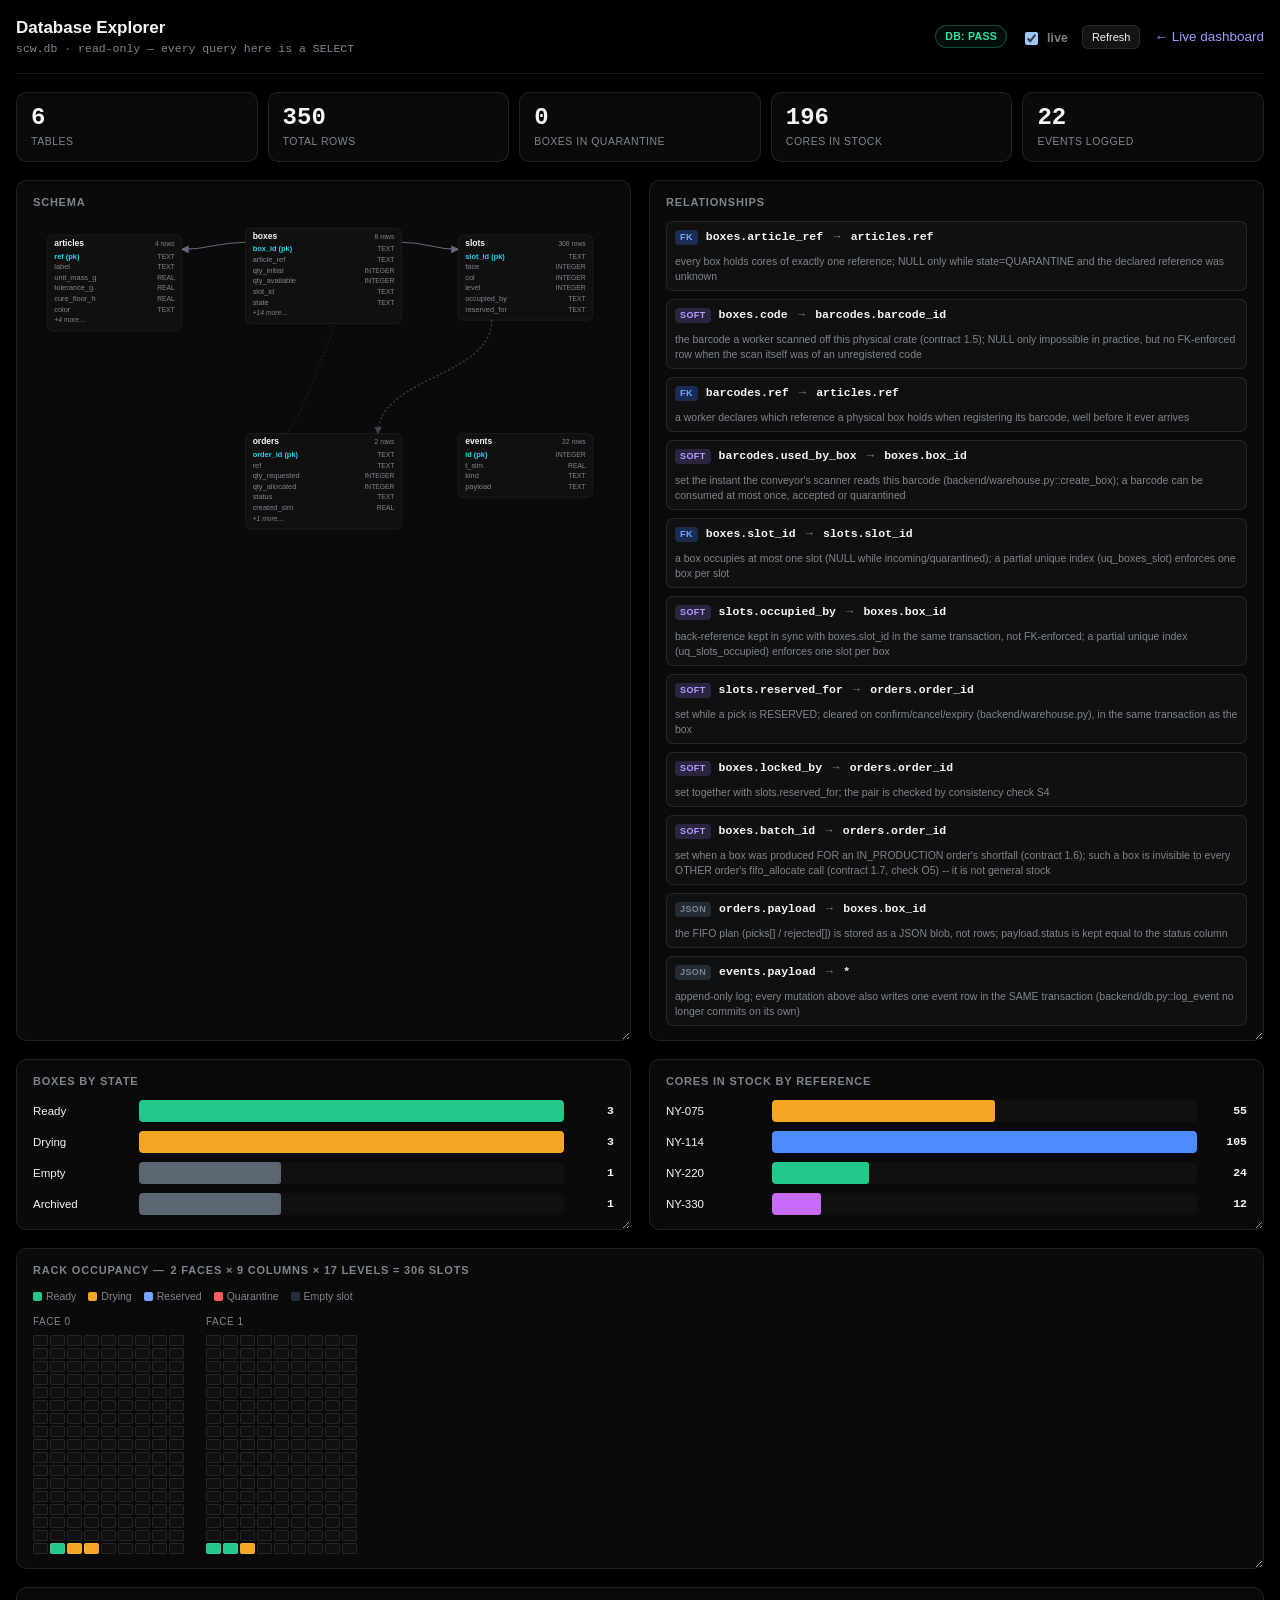
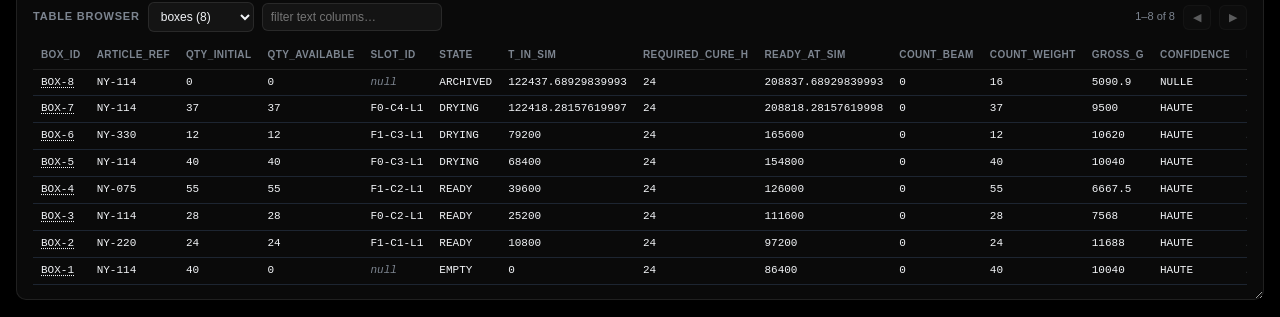
<file: db.html>
<!doctype html>
<html lang="en">
<head>
<script>window.SCW_REPLAY = "replay.json";</script>
<meta charset="utf-8">
<meta name="viewport" content="width=device-width,initial-scale=1">
<title>Smart Core Warehouse — Database Explorer</title>
<link rel="stylesheet" href="./style.css">
<link rel="stylesheet" href="./db.css">
</head>
<body>
<div id="dbapp">

  <div id="dbtop">
    <div>
      <h1>Database Explorer</h1>
      <div class="sub">scw.db · read-only — every query here is a SELECT</div>
    </div>
    <div class="spacer"></div>
    <span class="pill" id="consistency-badge" title="backend/consistency.py — PASS/WARN/FAIL over 22 checks">…</span>
    <label class="livewrap"><input type="checkbox" id="live" checked> live</label>
    <button class="ghost" id="btn-refresh">Refresh</button>
    <a class="ghost linkbtn" href="./">← Live dashboard</a>
  </div>

  <div id="dbbody">

    <section class="kpis" id="kpis"></section>

    <section class="card" id="consistency-card" hidden>
      <h2>Consistency check — <span id="consistency-sub" class="muted"></span></h2>
      <div id="consistency-list"></div>
    </section>

    <section class="card" id="boxtrace-card" hidden>
      <div class="tblhead">
        <h2 style="margin:0">Box trace — <span id="boxtrace-title" class="muted"></span></h2>
        <span class="spacer"></span>
        <button class="ghost" id="boxtrace-close">Close</button>
      </div>
      <div id="boxtrace-body"></div>
    </section>

    <div class="cols2">
      <section class="card">
        <h2>Schema</h2>
        <div id="erd"></div>
      </section>
      <section class="card">
        <h2>Relationships</h2>
        <div id="rels"></div>
      </section>
    </div>

    <div class="cols2">
      <section class="card">
        <h2>Boxes by state</h2>
        <div id="chartState" class="chart"></div>
      </section>
      <section class="card">
        <h2>Cores in stock by reference</h2>
        <div id="chartRef" class="chart"></div>
      </section>
    </div>

    <section class="card">
      <h2>Rack occupancy — <span id="gridSub" class="muted"></span></h2>
      <div id="gridLegend" class="legend"></div>
      <div id="rackgrid"></div>
    </section>

    <section class="card">
      <div class="tblhead">
        <h2 style="margin:0">Table browser</h2>
        <select id="tbl"></select>
        <input type="text" id="q" placeholder="filter text columns…">
        <span class="spacer"></span>
        <span class="muted" id="tblcount"></span>
        <button class="ghost" id="prev">◀</button>
        <button class="ghost" id="next">▶</button>
      </div>
      <div id="tblwrap"><table id="datatable"><thead></thead><tbody></tbody></table></div>
    </section>

  </div>

  <div id="tooltip" hidden></div>
</div>
<script src="./db.js"></script>
</body>
</html>
</file>
<file: style.css>
/* style.css — Smart Core Warehouse HMI. Premium industrial AMOLED design
   system. Shared by index.html (live dashboard) and db.html (DB Explorer);
   db.css loads AFTER this file and wins where the two overlap, so anything
   scoped here to dashboard-only ids (#rack, #inv, #log, .seg…) is safe. */

:root{
  /* --- AMOLED surfaces: genuinely dark, only slightly brighter as they rise --- */
  --bg:#000000; --panel:#0a0a0a; --panel2:#101010; --panel3:#141414;
  --raised:#181818;
  /* --line = a border you can still see; --line-soft = one you can barely */
  --line:rgba(255,255,255,.09); --line-soft:rgba(255,255,255,.055);
  --hover:#1a1a1a; --sel:rgba(34,211,238,.16);
  --txt:#f2f4f7; --dim:#7d8590; --head:#9aa4b2; --faint:#4a5058;
  /* --- state semantics: cyan/interactive, green/ready, amber/curing, red/fault, blue/reserved --- */
  --accent:#22d3ee; --accent-dim:#0d5865;
  --ok:#2ee6a6; --ok-dim:#0f3d2c;
  --warn:#ffb545; --warn-dim:#4a3410;
  --bad:#ff5d6c; --bad-dim:#4a1620;
  --res:#7aa2ff; --idle:#3a4048;
  --r:7px; --r-lg:10px;
  /* Cascadia Code / Consolas ship with Windows (incl. the venue laptop) --
     no CDN font fetch, matching the vendored-three.js "no venue wifi
     dependency" rule elsewhere in this project. */
  --mono:"Cascadia Code","Cascadia Mono",ui-monospace,"SF Mono",Consolas,Menlo,monospace;
  --sans:"Inter",-apple-system,"Segoe UI",Roboto,sans-serif;
  --ease:cubic-bezier(.2,.7,.3,1);
  color-scheme:dark;
}
*{box-sizing:border-box}
[hidden]{display:none!important}
html,body{height:100%}
body{margin:0;background:var(--bg);color:var(--txt);
  font:13.5px/1.45 var(--sans);overflow:hidden;
  -webkit-font-smoothing:antialiased}
::selection{background:var(--sel);color:#fff}
::-webkit-scrollbar{width:9px;height:9px}
::-webkit-scrollbar-track{background:transparent}
::-webkit-scrollbar-thumb{background:#232323;border-radius:5px}
::-webkit-scrollbar-thumb:hover{background:#2e2e2e}

/* tabular figures everywhere a number needs to line up */
.num,.mono,td,.v,.clock,.kpi .v{font-variant-numeric:tabular-nums}

/* ============================================================
   LAYOUT — top bar, KPI ribbon, 3-col main, bottom band
   ============================================================ */
#app{display:grid;height:100vh;
  grid-template-columns:296px 6px 1fr 6px 380px;
  grid-template-rows:52px 76px minmax(0,1fr) 6px clamp(210px,28vh,300px);
  grid-template-areas:"top   top   top   top   top"
                      "kpi   kpi   kpi   kpi   kpi"
                      "left  gutL  mid   gutR  right"
                      "gutH  gutH  gutH  gutH  gutH"
                      "inv   inv   inv   gutR2 log";
  gap:1px;background:var(--line-soft)}
#top{grid-area:top;background:var(--panel);display:flex;align-items:center;
  gap:14px;padding:0 16px;min-width:0;
  /* safety net: if every breakpoint below still doesn't leave room for
     every control (an unusually narrow window, extra zoom, a fullscreen
     browser toast eating a row), the bar scrolls instead of silently
     clipping lang/menu off the edge -- scrollbar hidden, wheel/trackpad
     still reach it */
  overflow-x:auto;overflow-y:hidden;scrollbar-width:none}
#top::-webkit-scrollbar{display:none}
#kpi-ribbon{grid-area:kpi;background:var(--panel);display:flex;gap:1px;
  padding:0;min-width:0;background:var(--line-soft)}
#left{grid-area:left;background:var(--panel);overflow-y:auto;padding:12px;min-height:0;
  display:flex;flex-direction:column;gap:12px}
#mid{grid-area:mid;background:#000;position:relative;overflow:hidden;
  display:flex;flex-direction:column}
#right{grid-area:right;background:var(--panel);overflow-y:auto;padding:12px;min-height:0;
  display:flex;flex-direction:column;gap:12px}
#inv{grid-area:inv;background:var(--panel);padding:10px 14px;
  display:flex;flex-direction:column;min-height:0}
#log{grid-area:log;background:var(--panel);padding:10px 14px;
  display:flex;flex-direction:column;min-height:0}
canvas{display:block;width:100%;height:100%}

/* ============================================================
   RESIZE HANDLES — drag left/mid/right/inv/log against each other.
   Native CSS resize (below) covers the widgets *within* each section;
   these gutters cover the sections themselves.
   ============================================================ */
#gutL{grid-area:gutL} #gutR{grid-area:gutR}
#gutH{grid-area:gutH} #gutR2{grid-area:gutR2}
.gut{background:var(--line-soft);position:relative;z-index:5}
.gut-v{cursor:col-resize}
.gut-h{cursor:row-resize}
.gut::after{content:"";position:absolute;background:transparent;transition:background .12s var(--ease)}
.gut-v::after{top:0;bottom:0;left:-3px;right:-3px}
.gut-h::after{left:0;right:0;top:-3px;bottom:-3px}
.gut:hover::after,.gut.dragging::after{background:var(--accent-dim)}
body.gut-dragging-v{cursor:col-resize!important;user-select:none}
body.gut-dragging-h{cursor:row-resize!important;user-select:none}

/* ============================================================
   PER-WIDGET RESIZE — every card in the left column, and every
   labelled block in the right column, gets its own drag corner.
   ============================================================ */
/* flex-shrink:0 matters here: overflow:auto resets a flex item's automatic
   min-height to 0 (spec), so without it #left/#right's column flex would
   silently squash every card/rsec down toward min-height instead of
   sizing to content -- resize should only ever shrink a box because the
   user dragged it smaller, never on its own. */
.card{resize:vertical;overflow:auto;min-height:60px;flex-shrink:0}
.rsec{resize:vertical;overflow:auto;min-height:44px;max-height:70vh;flex-shrink:0}

/* ============================================================
   TOP APPLICATION BAR
   ============================================================ */
#top .brand{min-width:0;flex:0 0 auto;display:flex;align-items:baseline;gap:8px}
#top h1{font-size:14.5px;margin:0;font-weight:800;letter-spacing:.4px;white-space:nowrap}
#top .sub{color:var(--faint);font-size:9.5px;white-space:nowrap;font-weight:700;
  letter-spacing:1px;text-transform:uppercase}
#top .divider{width:1px;align-self:stretch;margin:12px 0;background:var(--line)}
.statuscluster{display:flex;align-items:center;gap:10px;flex:0 0 auto}
.topgroup{display:flex;align-items:center;gap:10px;flex:0 0 auto}
.sysstatus{display:flex;align-items:center;gap:6px;font-size:11px;font-weight:700;
  letter-spacing:.4px;white-space:nowrap;color:var(--ok)}
.sysstatus .dot{width:6px;height:6px;border-radius:50%;background:currentColor;
  box-shadow:0 0 6px currentColor}
.sysstatus.warn{color:var(--warn)} .sysstatus.bad{color:var(--bad)}
.contractchip{font-family:var(--mono);font-size:10px;color:var(--dim);
  border:1px solid var(--line);border-radius:99px;padding:2px 8px;white-space:nowrap}
.clock{font-family:var(--mono);font-size:21px;font-weight:700;color:var(--txt);
  flex:0 0 auto;white-space:nowrap;letter-spacing:.3px}
.clock small{color:var(--faint);font-size:11px;font-weight:600;margin-left:5px}
.spacer{flex:1}
.nowrap{white-space:nowrap}
.pill{padding:3px 9px;border-radius:99px;font-size:10.5px;font-weight:700;
  border:1px solid var(--line);background:var(--panel2);white-space:nowrap;flex:0 0 auto;
  letter-spacing:.3px}
.pill.on{color:var(--ok);border-color:rgba(46,230,166,.28);background:rgba(46,230,166,.06)}
.pill.off{color:var(--bad);border-color:rgba(255,93,108,.28);background:rgba(255,93,108,.06)}
.pill.mode{color:var(--warn);border-color:rgba(255,181,69,.28);background:rgba(255,181,69,.06)}
.pill.mode.fallback{color:var(--bad);border-color:rgba(255,93,108,.28);background:rgba(255,93,108,.06)}
.pill.dbh{cursor:pointer;text-decoration:none;display:inline-flex;align-items:center;gap:5px}

.seg{display:flex;flex:0 0 auto;border:1px solid var(--line);
  border-radius:var(--r);overflow:hidden}
.seg button{border:0;border-radius:0;background:var(--panel2);color:var(--dim);
  padding:6px 10px;font-size:10.5px;white-space:nowrap;font-family:var(--mono);font-weight:600}
.seg button+button{border-left:1px solid var(--line)}
.seg button:hover{background:var(--hover);color:var(--txt)}
.seg button.on{background:var(--accent);color:#fff;font-weight:700}

.iconbtn{width:30px;height:30px;padding:0;display:inline-flex;align-items:center;
  justify-content:center;border-radius:var(--r);flex:0 0 auto}
.langtoggle{font-family:var(--mono);font-weight:800;font-size:11px}

.menu{position:relative;flex:0 0 auto}
/* position:fixed (top/right set in JS from btn-more's rect) rather than
   absolute-inside-#top: #top can scroll horizontally on a narrow window
   (see #top's overflow-x safety net below), and an absolutely-positioned
   popup would get clipped by that -- fixed escapes it since it isn't
   inside #top's containing block for clipping purposes. */
.menu-pop{position:fixed;z-index:40;
  background:var(--panel3);border:1px solid var(--line);border-radius:var(--r-lg);
  padding:6px;display:flex;flex-direction:column;gap:2px;min-width:172px;
  box-shadow:0 20px 46px #000d}
.menu-pop>*{text-align:left;white-space:nowrap;text-decoration:none;color:var(--txt);
  background:transparent;border:0;padding:8px 10px;border-radius:6px;font-size:12px}
.menu-pop>*:hover{background:var(--hover)}

/* ============================================================
   KPI RIBBON
   ============================================================ */
.kpi-tile{background:var(--panel);flex:1;padding:10px 16px;display:flex;
  flex-direction:column;justify-content:center;gap:2px;min-width:0;cursor:default;
  transition:background .15s var(--ease)}
.kpi-tile:hover{background:var(--panel2)}
.kpi-tile .v{font-size:28px;font-weight:800;font-family:var(--mono);line-height:1;
  color:var(--txt);transition:color .2s var(--ease)}
.kpi-tile .v small{font-size:14px;color:var(--faint);font-weight:600}
.kpi-tile .k{font-size:9.5px;color:var(--dim);text-transform:uppercase;
  letter-spacing:1px;font-weight:700;margin-top:3px}
.kpi-tile .bar{height:3px;background:#1c1c1c;border-radius:2px;overflow:hidden;margin-top:6px}
.kpi-tile .bar>i{display:block;height:100%;background:var(--accent);transition:width .3s var(--ease)}
.kpi-tile.acc .v{color:var(--accent)} .kpi-tile.ok .v{color:var(--ok)}
.kpi-tile.warn .v{color:var(--warn)} .kpi-tile.bad .v{color:var(--bad)}
.kpi-tile.bad.zero .v{color:var(--dim)}

/* ============================================================
   GENERIC CARD / MODULE CHROME
   ============================================================ */
.card{background:var(--panel2);border:1px solid var(--line);border-radius:var(--r-lg);
  padding:11px 12px}
.card+.card{margin-top:0}
h2{font-size:10px;text-transform:uppercase;letter-spacing:1.1px;color:var(--head);
  margin:0 0 9px;font-weight:800;display:flex;align-items:center;gap:6px}
h2 .cnt{margin-left:auto;font-family:var(--mono);color:var(--faint);font-weight:700;
  letter-spacing:0;font-size:10.5px;text-transform:none}
#left h2:first-child{margin-top:0}
label{display:block;font-size:10.5px;color:var(--dim);margin:7px 0 3px;font-weight:600;
  letter-spacing:.2px}
select,input[type=number],input[type=text]{width:100%;background:var(--panel3);
  color:var(--txt);border:1px solid var(--line);border-radius:6px;padding:6px 8px;
  font-size:12px;font-family:inherit}
select:focus,input:focus{outline:none;border-color:var(--accent-dim)}
input[type=range]{width:100%;accent-color:var(--accent);margin:2px 0 0;display:block}
button{background:var(--panel3);color:var(--txt);border:1px solid var(--line);
  border-radius:6px;padding:8px 10px;font-size:12px;cursor:pointer;
  font-family:inherit;transition:.12s var(--ease)}
button:hover{border-color:var(--accent-dim);background:var(--hover)}
button.primary{background:var(--accent);border-color:var(--accent);color:#fff;
  font-weight:700;width:100%;margin-top:8px;padding:9px}
button.primary:hover{background:#3d7af0}
button.ghost{padding:5px 9px;font-size:11px}
button:disabled{opacity:.35;cursor:not-allowed}
button:disabled:hover{border-color:var(--line);background:var(--panel3)}
button.textlink{background:none;border:0;width:100%;padding:5px 0;
  color:var(--dim);font-size:10.5px;text-decoration:underline dotted}
button.textlink:hover{background:none;color:var(--accent)}
.row{display:flex;gap:6px;flex-wrap:wrap}
.row>*{flex:1;min-width:0}
.row>.f2{flex:2}
.row label{margin-top:0}
.row.tight{margin-top:6px}
.hk{opacity:.55;font-weight:500;font-family:var(--mono);font-size:.9em}
.muted{color:var(--dim);font-size:11px}
#dem-avail{margin:6px 0 2px;font-family:var(--mono);transition:color .15s var(--ease)}
#dem-avail.over{color:var(--bad);font-weight:700}
.secthead{display:flex;align-items:center;gap:10px;margin-bottom:6px;flex:0 0 auto}
.secthead h2{margin:0}
.secthead select{width:auto;min-width:140px;padding:4px 7px;font-size:11px}
.secthead input[type=text]{width:150px;padding:4px 7px;font-size:11px}

/* ============================================================
   LIVE OPERATION — current stage indicator
   ============================================================ */
.stagebox{display:flex;align-items:center;gap:12px}
.stageicon{width:38px;height:38px;border-radius:9px;display:flex;align-items:center;
  justify-content:center;font-size:16px;flex:0 0 auto;background:var(--panel3);
  border:1px solid var(--line);transition:.25s var(--ease)}
.stagelabel{font-size:16px;font-weight:800;letter-spacing:.3px;line-height:1.15}
.stagesub{font-size:10.5px;color:var(--dim);margin-top:2px}
.stage-idle .stageicon{color:var(--dim)}
.stage-active .stageicon{color:var(--accent);border-color:var(--accent-dim);
  background:rgba(34,211,238,.08)}
.stage-curing .stageicon{color:var(--warn);border-color:rgba(255,181,69,.28);
  background:rgba(255,181,69,.08)}
.stage-ready .stageicon{color:var(--ok);border-color:rgba(46,230,166,.28);
  background:rgba(46,230,166,.08)}
.stage-fault .stageicon{color:var(--bad);border-color:rgba(255,93,108,.28);
  background:rgba(255,93,108,.08);animation:pulse-bad 1.1s ease-in-out infinite}
@keyframes pulse-bad{0%,100%{box-shadow:0 0 0 rgba(255,93,108,.4)}50%{box-shadow:0 0 12px rgba(255,93,108,.35)}}
@keyframes pulse-cta{0%,100%{box-shadow:0 0 0 rgba(34,211,238,.35)}50%{box-shadow:0 0 10px rgba(34,211,238,.45)}}

/* ============================================================
   LIVE ESP32 INSTRUMENT PANEL
   ============================================================ */
.esp32{padding-bottom:2px}
.esp32-head{display:flex;justify-content:space-between;align-items:center;margin-bottom:8px}
.esp32-state{font-size:15px;font-weight:800;letter-spacing:.5px;font-family:var(--mono)}
.esp32-state.st-IDLE{color:var(--dim)}
.esp32-state.st-COUNTING{color:var(--accent)}
.esp32-state.st-STABILIZING{color:var(--warn)}
.esp32-state.st-DONE{color:var(--ok)}
.esp32-state.st-FAULT{color:var(--bad)}
.esp32-grid{display:grid;grid-template-columns:1fr 1fr;gap:8px;margin-top:8px}
.esp32-metric{background:var(--panel3);border:1px solid var(--line-soft);border-radius:var(--r);
  padding:8px 10px}
.esp32-metric .v{font-family:var(--mono);font-size:20px;font-weight:800;color:var(--txt);
  line-height:1}
.esp32-metric .v.stable{color:var(--ok)}
.esp32-metric .k{font-size:9px;color:var(--dim);text-transform:uppercase;
  letter-spacing:.7px;font-weight:700;margin-top:3px}
.esp32-foot{display:flex;justify-content:space-between;margin-top:8px;font-size:10.5px;
  color:var(--faint);font-family:var(--mono)}

.cureline{display:flex;justify-content:center;align-items:center;margin-top:8px;
  background:var(--panel3);border:1px solid var(--line-soft);border-radius:var(--r);
  padding:7px 9px;font-size:10.5px;color:var(--dim)}
.cureline b{color:var(--warn);font-family:var(--mono);font-size:12px}
.notice{font-size:9.5px;color:var(--faint);margin-top:6px;line-height:1.4}

/* ============================================================
   CRANE MODULE
   ============================================================ */
.crane-line{display:flex;align-items:center;gap:8px;font-family:var(--mono);font-size:12.5px}
.crane-cmd{font-weight:800;letter-spacing:.4px;padding:2px 8px;border-radius:5px;
  background:var(--panel3);border:1px solid var(--line)}
.crane-cmd.store{color:var(--warn)} .crane-cmd.pick{color:var(--accent)}
.crane-cmd.idle{color:var(--dim)}
.crane-arrow{color:var(--faint)}
.crane-empty{color:var(--dim);font-size:11px}

/* ============================================================
   CURING preview list (left column)
   ============================================================ */
.curelist{display:flex;flex-direction:column;gap:6px}
.cure-row{display:flex;align-items:center;gap:8px;font-size:11px}
.cure-row .id{font-family:var(--mono);color:var(--txt);width:58px;flex:0 0 auto;
  overflow:hidden;text-overflow:ellipsis;white-space:nowrap;font-weight:700}
.cure-row .bar{flex:1}
.cure-row .pct{width:34px;flex:0 0 auto;text-align:right;font-family:var(--mono);
  color:var(--warn);font-weight:700}

/* ============================================================
   QUARANTINE module
   ============================================================ */
.quar-row{padding:7px 8px;border-radius:var(--r);background:rgba(255,93,108,.06);
  border:1px solid rgba(255,93,108,.22);margin-top:6px;font-size:11px}
.quar-row .hd{display:flex;justify-content:space-between;font-weight:800;
  color:#ffb3ba;font-family:var(--mono)}
.quar-row .why{color:#d9a3a8;margin-top:3px;font-size:10.5px}
.quar-row .evid{display:flex;gap:10px;margin-top:4px;font-family:var(--mono);
  font-size:10.5px;color:var(--dim)}
.quar-row .evid b{color:var(--bad)}

/* ============================================================
   CENTER: rack / twin viewport
   ============================================================ */
.viewport-tabs{position:absolute;left:12px;top:12px;z-index:8;display:flex;
  border:1px solid var(--line);border-radius:var(--r);overflow:hidden;
  background:#000000cc;backdrop-filter:blur(8px)}
.viewport-tabs button{border:0;border-radius:0;background:transparent;color:var(--dim);
  padding:6px 12px;font-size:10.5px;font-weight:700;letter-spacing:.5px}
.viewport-tabs button+button{border-left:1px solid var(--line)}
.viewport-tabs button.on{background:var(--accent);color:#fff}

#rackwrap,#twinwrap{position:relative;flex:1;min-height:0;overflow:hidden;
  display:flex;flex-direction:column}
#rackview{flex:1;min-height:0;overflow:auto;display:flex;align-items:center;
  justify-content:center;padding:58px 24px 24px;position:relative;
  background:
    repeating-linear-gradient(0deg,transparent 0 39px,rgba(255,255,255,.02) 39px 40px),
    radial-gradient(ellipse 70% 55% at 50% 40%,rgba(34,211,238,.05),transparent 70%)}
#rackview .faces{display:flex;gap:22px;align-items:flex-end}
.rackface{display:flex;flex-direction:column;gap:8px}
.rackface .facelabel{text-align:center;color:var(--dim);font-size:10px;
  text-transform:uppercase;letter-spacing:1.6px;font-weight:800}
.rackface .facelabel::before{content:"◧ "}

.rackgrid{display:grid;grid-template-columns:24px repeat(var(--cols),20px);
  gap:3px;align-items:center}
.rackcorner{width:24px;height:16px}
.rackcolhead{font-family:var(--mono);font-size:8.5px;font-weight:700;color:var(--faint);
  height:16px;display:flex;align-items:flex-end;justify-content:center}
.racklevelhead{font-family:var(--mono);font-size:8px;color:var(--faint);
  text-align:right;padding-right:4px;white-space:nowrap}
.racklevelhead.major{color:var(--head);font-weight:700}

.rackaisle{display:flex;flex-direction:column;align-items:center;justify-content:center;
  align-self:stretch;color:var(--faint);opacity:.55;padding:20px 0}
.rackaisle .line{flex:1;width:1px;min-height:40px;
  background:repeating-linear-gradient(180deg,var(--line) 0 4px,transparent 4px 10px)}
.rackaisle .txt{writing-mode:vertical-rl;font-size:8.5px;letter-spacing:2.5px;
  text-transform:uppercase;font-weight:800;margin:8px 0}

.rackslot{width:20px;height:14px;border-radius:3px;
  background:linear-gradient(180deg,#171717,#0f0f0f);
  border:1px solid var(--line-soft);cursor:pointer;
  box-shadow:inset 0 1px 0 rgba(255,255,255,.03);
  transition:transform .1s var(--ease),box-shadow .15s var(--ease),border-color .15s var(--ease);
  flex:0 0 auto}
.rackslot:hover{transform:scale(1.5);z-index:2;position:relative;
  border-color:var(--accent);box-shadow:0 0 0 1px var(--accent),0 4px 10px #000a}
.rackslot.sel{outline:2px solid #fff;outline-offset:1px;z-index:3;position:relative}
.rackslot.st-DRYING{background:linear-gradient(180deg,#3a2a0e,var(--warn-dim));
  border-color:rgba(255,181,69,.4)}
.rackslot.st-READY{background:linear-gradient(180deg,#0f3226,var(--ok-dim));
  border-color:rgba(46,230,166,.4)}
.rackslot.st-RESERVED{background:linear-gradient(180deg,#182c58,#12244a);
  border-color:rgba(122,162,255,.45)}
.rackslot.arrived{animation:arrive-flash .9s var(--ease)}
@keyframes arrive-flash{0%{box-shadow:0 0 0 6px rgba(34,211,238,.5)}100%{box-shadow:0 0 0 0 rgba(34,211,238,0)}}
.rackslot.just-ready{animation:ready-flash 1.4s var(--ease)}
@keyframes ready-flash{0%{box-shadow:0 0 0 5px rgba(46,230,166,.55)}100%{box-shadow:0 0 0 0 rgba(46,230,166,0)}}

#rack-legend{position:absolute;left:14px;bottom:14px;z-index:6;display:flex;
  flex-wrap:wrap;gap:8px 16px;align-items:center;background:#000000d8;
  border:1px solid var(--line);border-radius:var(--r-lg);padding:8px 14px;
  backdrop-filter:blur(10px);font-size:10.5px;color:var(--dim);font-weight:600}
#rack-legend i{display:inline-block;width:9px;height:9px;border-radius:2.5px;
  margin-right:6px;vertical-align:middle}

/* slot inspector — slide-in drawer over the right edge of the viewport */
#slot-inspector{position:absolute;right:0;top:0;bottom:0;width:296px;z-index:9;
  background:#050505f5;border-left:1px solid var(--line);backdrop-filter:blur(10px);
  padding:14px;overflow-y:auto;transform:translateX(100%);transition:transform .22s var(--ease)}
#slot-inspector.open{transform:translateX(0)}
#slot-inspector .close{position:absolute;right:10px;top:10px}
.insp-title{font-family:var(--mono);font-size:19px;font-weight:800;margin:2px 0 2px}
.insp-slot{font-family:var(--mono);color:var(--dim);font-size:11px;margin-bottom:12px}
.insp-field{display:flex;justify-content:space-between;padding:6px 0;
  border-bottom:1px solid var(--line-soft);font-size:11.5px;gap:8px}
.insp-field .k{color:var(--dim);flex:0 0 auto}
.insp-field .v{font-family:var(--mono);color:var(--txt);font-weight:600;text-align:right}
.insp-empty{color:var(--dim);font-size:12px;margin-top:20px;text-align:center}

/* the 3D twin overlays (unchanged behaviour, restyled chrome) */
#banner{position:absolute;left:12px;top:52px;right:12px;padding:9px 12px;
  border-radius:var(--r);font-size:12.5px;font-weight:700;display:none;z-index:7;
  backdrop-filter:blur(8px)}
#banner.ok{background:rgba(15,61,44,.85);border:1px solid rgba(46,230,166,.35);color:#a9f5d8;display:block}
#banner.quarantine{background:rgba(74,22,32,.88);border:1px solid rgba(255,93,108,.4);color:#ffc2c8;display:block}
#hud{position:absolute;right:12px;bottom:12px;background:#000000cc;
  border:1px solid var(--line);border-radius:var(--r);padding:8px 10px;
  font-family:var(--mono);font-size:10.5px;color:var(--dim);z-index:5;
  backdrop-filter:blur(8px);line-height:1.6;max-width:46%}
#hud b{color:var(--txt)}
#cams{position:absolute;left:12px;bottom:12px;display:flex;gap:6px;z-index:5;
  flex-wrap:wrap;max-width:52%}

/* ============================================================
   PRODUCTION DEMAND / FIFO ALLOCATION / REJECTED EVIDENCE
   ============================================================ */
.order{background:var(--panel3);border:1px solid var(--line);border-radius:var(--r-lg);
  padding:11px}
.order .hd{display:flex;justify-content:space-between;font-weight:800;font-size:12.5px;
  font-family:var(--mono)}
.order .sub{display:flex;justify-content:space-between;margin-top:4px}
.pick{display:flex;justify-content:space-between;padding:6px 8px;border-radius:var(--r);
  background:rgba(46,230,166,.07);border-left:3px solid var(--ok);margin-top:5px;
  font-family:var(--mono);font-size:11.5px}
.pick .rank{color:var(--faint);margin-right:6px}

.rejtitle{display:flex;align-items:center;gap:6px;margin-top:12px;margin-bottom:4px;
  font-size:10px;text-transform:uppercase;letter-spacing:.8px;font-weight:800;color:#ff9aa4}
.rej{display:flex;justify-content:space-between;gap:8px;padding:7px 8px;
  border-radius:var(--r);background:rgba(255,93,108,.06);border-left:3px solid var(--bad);
  margin-top:4px;font-size:11px;color:#cfa9ac}
.rej b{color:#ff9aa4;font-weight:700}
.rej .bid{font-family:var(--mono);color:var(--txt);flex:0 0 auto}

/* ============================================================
   RESERVATION PANEL / lock countdown
   ============================================================ */
.resv-row{display:flex;flex-direction:column;gap:7px;
  padding:8px 9px;border-radius:var(--r);background:var(--panel3);
  border:1px solid var(--line);margin-top:6px;font-size:11.5px}
.resv-top{display:flex;justify-content:space-between;align-items:center;gap:8px}
.resv-row .ref{font-family:var(--mono);font-weight:700}
.countdown{font-family:var(--mono);font-weight:800;font-size:12px;padding:2px 8px;
  border-radius:99px;white-space:nowrap}
.countdown.normal{color:var(--ok);background:rgba(46,230,166,.08)}
.countdown.warning{color:var(--warn);background:rgba(255,181,69,.1)}
.countdown.critical{color:var(--bad);background:rgba(255,93,108,.12);
  animation:pulse-bad 1s ease-in-out infinite}
.countdown.expired{color:var(--bad)}
.resv-actions{display:flex;flex-direction:column;gap:4px}
.resv-actions .pickup-confirm{width:100%;margin-top:0;animation:pulse-cta 1.6s ease-in-out infinite}
.resv-actions .pickup-confirm:disabled{animation:none;opacity:.5}
.resv-actions button[data-act="cancel"]{align-self:flex-end;padding:4px 10px}
.batch-boxes{display:flex;flex-wrap:wrap;gap:4px}
.batch-boxes .tag{font-family:var(--mono)}

/* ============================================================
   TABLES (inventory + event log)
   ============================================================ */
table{width:100%;border-collapse:collapse;font-size:10.5px}
th{text-align:left;color:var(--dim);font-weight:700;padding:5px 4px;
  border-bottom:1px solid var(--line);font-size:9.5px;text-transform:uppercase;
  letter-spacing:.4px;cursor:pointer;user-select:none}
th:hover{color:var(--txt)}
th.sort-asc::after{content:" \25B2";font-size:8px} th.sort-desc::after{content:" \25BC";font-size:8px}
td{padding:5px 4px;border-bottom:1px solid var(--line-soft);font-family:var(--mono)}
table.grid{table-layout:fixed}
table.grid th{font-size:9px;letter-spacing:.4px;font-weight:800;
  padding:6px;white-space:nowrap;overflow:hidden;text-overflow:ellipsis}
table.grid td{font-size:11.5px;padding:6px;white-space:nowrap;
  overflow:hidden;text-overflow:ellipsis}
table.grid td.num,table.grid th.num{text-align:right}
table.grid tbody tr:hover{background:var(--panel3)}
table.grid tr.sel{background:var(--sel)}
.tblwrap{overflow:auto;min-height:0;flex:1}
.tblwrap table.grid th{position:sticky;top:0;z-index:1;background:var(--panel)}

.tag{display:inline-block;padding:2px 7px;border-radius:4px;font-size:10px;
  font-weight:800;font-family:inherit;letter-spacing:.3px}
.s-DRYING{background:var(--warn-dim);color:var(--warn)}
.s-READY{background:var(--ok-dim);color:var(--ok)}
.s-RESERVED{background:#12244a;color:var(--res)}
.s-QUARANTINE{background:var(--bad-dim);color:var(--bad)}
.s-EMPTY,.s-ARCHIVED{background:#1c1c1c;color:var(--dim)}
.s-PICKING,.s-STORING,.s-INCOMING{background:#241c3a;color:#b39bff}

/* barcode — the id a worker registers on the physical crate before the
   scale (CDC step 1); purely a rendering of what the conveyor's scanner
   read back (backend/warehouse.py::create_box), never a decision input */
.codecell{white-space:nowrap}
.barcode{display:block;color:var(--fg,#eaeaea);background:#0c0c0c;
  border-radius:3px;padding:1px 2px}
.codetxt{font-family:var(--mono);font-size:9px;color:var(--dim);
  letter-spacing:.4px;margin-top:2px}

.bar{height:5px;background:#1c1c1c;border-radius:3px;overflow:hidden;min-width:44px}
.bar>i{display:block;height:100%;background:var(--warn);transition:width .3s var(--ease)}
.bar.done>i{background:var(--ok)}
.bar.acc>i{background:var(--accent)}
.cure{display:flex;align-items:center;gap:6px}
.cure .bar{flex:1}
.cure .h{font-size:10px;color:var(--dim);flex:0 0 auto}

#byref td .sw{display:inline-block;width:8px;height:8px;border-radius:2px;
  margin-right:6px;vertical-align:middle}
#byref .r-ready{color:var(--ok);font-weight:700}
#byref .r-dry{color:var(--warn);font-weight:700}
#byref .r-none{color:var(--dim)}

/* ============================================================
   LIVE EVENT LOG — flight-recorder styling
   ============================================================ */
#logbody{flex:1;min-height:0;overflow-y:auto;font-family:var(--mono);font-size:10.5px}
.ev{display:flex;gap:8px;padding:3px 0;border-bottom:1px solid var(--line-soft)}
.ev .t{color:var(--faint);flex:0 0 62px}
.ev .k{color:var(--warn);flex:0 0 84px;font-weight:700;text-transform:uppercase;
  font-size:9.5px;letter-spacing:.3px}
.ev .p{color:var(--dim);flex:1;min-width:0;overflow:hidden;
  text-overflow:ellipsis;white-space:nowrap}
.ev.k-quarantine .k,.ev.k-box_done_invalid .k{color:var(--bad)}
.ev.k-box_in .k,.ev.k-cured .k{color:var(--ok)}

/* ============================================================
   DRAWERS (simulation controls, shortcuts) + modal (new reference)
   ============================================================ */
.drawer-wrap{position:fixed;inset:0;z-index:50;display:flex;justify-content:flex-end;
  background:#00000090;opacity:0;pointer-events:none;transition:opacity .18s var(--ease)}
.drawer-wrap.open{opacity:1;pointer-events:auto}
.drawer{width:340px;max-width:88vw;height:100%;background:var(--panel2);
  border-left:1px solid var(--line);padding:16px;overflow-y:auto;
  transform:translateX(100%);transition:transform .22s var(--ease)}
.drawer-wrap.open .drawer{transform:translateX(0)}
.drawer h2{margin-top:16px}
.drawer h2:first-child{margin-top:0}
.drawer-head{display:flex;justify-content:space-between;align-items:center;margin-bottom:10px}
.drawer-head h1{font-size:13px;margin:0;font-weight:800}

.shortcuts-grid{display:flex;flex-direction:column;gap:6px}
.shortcuts-grid .row2{display:flex;justify-content:space-between;align-items:center;
  padding:6px 0;border-bottom:1px solid var(--line-soft);font-size:12px}
.kbd{font-family:var(--mono);background:var(--panel3);border:1px solid var(--line);
  border-radius:5px;padding:2px 8px;font-size:11px;font-weight:700}

.modal-wrap{position:fixed;inset:0;z-index:60;background:#000000c4;
  display:flex;align-items:center;justify-content:center}
.modal{background:var(--panel2);border:1px solid var(--line);border-radius:var(--r-lg);
  padding:16px 18px;width:360px;max-width:90vw;box-shadow:0 24px 60px #000c}
.modal h2{margin:0 0 10px}
.modal .row{margin-top:0}
input[type=color]{width:100%;background:var(--panel3);border:1px solid var(--line);
  border-radius:6px;padding:2px;height:34px;cursor:pointer}
#nref-err{color:var(--bad);margin-top:8px}

/* ============================================================
   RESPONSIVE
   ============================================================ */
@media (max-width:1600px){ #top .sub{display:none} }
@media (max-width:1500px){
  #top{gap:8px}
  .topgroup{gap:6px}
  .dbh-detail{display:none}     /* "· N checks" -- the status word alone still shows */
  .contractchip{display:none}   /* redundant with the system-status pill next to it */
}
@media (max-width:1440px){
  #app{grid-template-columns:264px 6px 1fr 6px 348px}
  .clock{font-size:18px}
  .kpi-tile .v{font-size:23px}
  #top .hk{display:none}        /* hotkey badges are a reminder, not the only way in */
}
</file>
<file: db.css>
/* db.css — Database Explorer. Reuses the tokens from style.css (:root vars);
   this file only adds the components this page needs. */

html,body{overflow:auto;height:auto}
body{padding-bottom:24px}

#dbapp{max-width:1360px;margin:0 auto;padding:0 16px}

#dbtop{display:flex;align-items:center;gap:14px;padding:16px 0;
  border-bottom:1px solid var(--line);margin-bottom:18px;flex-wrap:wrap}
#dbtop h1{font-size:17px;margin:0;font-weight:650}
#dbtop .sub{color:var(--dim);font-size:11.5px;font-family:var(--mono)}
.livewrap{display:flex;align-items:center;gap:6px;font-size:12px;color:var(--dim)}
.linkbtn{text-decoration:none;display:inline-block}

#dbbody{display:flex;flex-direction:column;gap:18px}
.card{background:var(--panel);border:1px solid var(--line);border-radius:10px;padding:14px 16px}
.card h2{margin:0 0 10px;font-size:11px;text-transform:uppercase;letter-spacing:.8px;
  color:var(--dim);font-weight:700}
.cols2{display:grid;grid-template-columns:1fr 1fr;gap:18px}
@media (max-width:900px){.cols2{grid-template-columns:1fr}}

/* ---------- KPI strip ---------- */
.kpis{display:grid;grid-template-columns:repeat(5,1fr);gap:10px}
@media (max-width:900px){.kpis{grid-template-columns:repeat(2,1fr)}}
.kpis .tile{background:var(--panel);border:1px solid var(--line);border-radius:10px;
  padding:12px 14px}
.kpis .tile .v{font-size:24px;font-weight:700;font-family:var(--mono);line-height:1.1;
  color:var(--txt)}
.kpis .tile .k{font-size:10.5px;color:var(--dim);text-transform:uppercase;
  letter-spacing:.5px;margin-top:2px}

/* ---------- ERD ---------- */
#erd svg{width:100%;height:auto;display:block}
.erd-table rect{fill:var(--panel2);stroke:var(--line)}
.erd-table .title{fill:var(--txt);font-weight:700}
.erd-table .col{fill:var(--dim)}
.erd-table .pk{fill:var(--accent);font-weight:700}
.erd-edge{stroke:#5b6a7d;stroke-width:1.6;fill:none}
.erd-edge.soft{stroke-dasharray:3 3;opacity:.6}
.erd-edge.json{stroke-dasharray:1 4;opacity:.5}
.erd-arrow{fill:#5b6a7d}

/* Shared by #rels (schema relationships), #consistency-list (checker rows)
   and #boxtrace-body (box timeline/orders) -- same "tag + label + note"
   row shape, so a new panel of this kind never needs new CSS. */
#rels, #consistency-list, #boxtrace-body{
  display:flex;flex-direction:column;gap:8px;font-size:11.5px}
#rels .rel, #consistency-list .rel, #boxtrace-body .rel{
  display:flex;gap:8px;align-items:baseline;padding:6px 8px;flex-wrap:wrap;
  background:var(--panel2);border-radius:7px;border:1px solid var(--line)}
#rels .rel b, #consistency-list .rel b, #boxtrace-body .rel b{
  font-family:var(--mono);color:var(--txt);white-space:nowrap}
#rels .rel .arrow{color:var(--dim)}
#rels .rel .note, #consistency-list .rel .note, #boxtrace-body .rel .note{
  color:var(--dim);font-size:10.5px}
#rels .tag, #consistency-list .tag, #boxtrace-body .tag{
  font-size:9px;text-transform:uppercase;padding:1px 5px;border-radius:4px;
  font-weight:700;letter-spacing:.4px}
#rels .tag.fk{background:#1b2c52;color:var(--res)}
#rels .tag.soft, #boxtrace-body .tag.soft{background:#2b2440;color:#b39bff}
#rels .tag.json, #boxtrace-body .tag.json{background:#232b35;color:var(--dim)}
/* consistency severities reuse the live dashboard's on/off/mode palette */
.tag.off{background:#3a1a1a;color:var(--bad)}
.tag.mode{background:#3a2f14;color:var(--warn)}
#consistency-badge{cursor:default}
#boxtrace-body h3{margin:14px 0 6px;font-size:10.5px;text-transform:uppercase;
  letter-spacing:.6px;color:var(--dim);font-weight:700}
.clickable-id{cursor:pointer;text-decoration:underline dotted;text-underline-offset:2px}
.clickable-id:hover{color:var(--accent)}

/* ---------- bar charts ---------- */
.chart{display:flex;flex-direction:column;gap:9px}
.chart .row{display:flex;align-items:center;gap:10px}
.chart .row .name{width:96px;flex:0 0 auto;font-size:11.5px;color:var(--txt);
  overflow:hidden;text-overflow:ellipsis;white-space:nowrap}
.chart .row .track{flex:1;height:22px;background:var(--panel2);border-radius:4px;
  position:relative;overflow:hidden}
.chart .row .fill{position:absolute;left:0;top:0;bottom:0;border-radius:3px;
  transition:width .3s ease}
.chart .row .fill:hover{filter:brightness(1.15)}
.chart .row .val{width:40px;flex:0 0 auto;text-align:right;font-family:var(--mono);
  font-size:11.5px;color:var(--txt);font-weight:600}
.chart .empty{color:var(--dim);font-size:11.5px;padding:8px 0}
.chart-legend{display:flex;flex-wrap:wrap;gap:10px;margin-top:2px;font-size:10.5px;
  color:var(--dim)}
.chart-legend .sw{display:inline-block;width:9px;height:9px;border-radius:2px;
  margin-right:4px;vertical-align:-1px}

/* ---------- rack occupancy grid ---------- */
.legend{display:flex;flex-wrap:wrap;gap:12px;margin-bottom:10px;font-size:10.5px;
  color:var(--dim)}
.legend .sw{display:inline-block;width:9px;height:9px;border-radius:2px;
  margin-right:4px;vertical-align:-1px}
#rackgrid{display:flex;gap:22px;flex-wrap:wrap}
.face{display:flex;flex-direction:column-reverse;gap:2px}
.face .facelabel{color:var(--dim);font-size:10px;text-transform:uppercase;
  letter-spacing:.5px;margin-bottom:4px;order:99}
.levelrow{display:flex;gap:2px}
.cell{width:15px;height:11px;border-radius:2px;background:var(--panel2);
  border:1px solid var(--line);cursor:default}
.cell:hover{outline:1.5px solid var(--accent);outline-offset:1px}

/* ---------- tooltip ---------- */
#tooltip{position:fixed;z-index:50;background:#0d1117f0;border:1px solid var(--line);
  border-radius:7px;padding:7px 9px;font-size:11px;pointer-events:none;
  box-shadow:0 6px 20px rgba(0,0,0,.4);max-width:240px}
#tooltip .t-val{font-family:var(--mono);font-weight:700;color:var(--txt);font-size:12.5px}
#tooltip .t-lbl{color:var(--dim);margin-top:2px}
#tooltip .t-key{display:inline-block;width:8px;height:8px;border-radius:2px;
  margin-right:5px;vertical-align:-1px}

/* ---------- table browser ---------- */
.tblhead{display:flex;align-items:center;gap:8px;margin-bottom:10px;flex-wrap:wrap}
.tblhead select, .tblhead input{width:auto}
#q{min-width:180px}
#tblwrap{overflow-x:auto}
#datatable{width:100%;border-collapse:collapse;font-size:11px;white-space:nowrap}
#datatable th{text-align:left;color:var(--dim);font-weight:600;padding:6px 8px;
  border-bottom:1px solid var(--line);font-size:10px;text-transform:uppercase;
  position:sticky;top:0;background:var(--panel)}
#datatable td{padding:5px 8px;border-bottom:1px solid #1d2531;font-family:var(--mono)}
#datatable tbody tr:hover{background:var(--panel2)}
#datatable td.null{color:var(--dim);font-style:italic}
</file>
